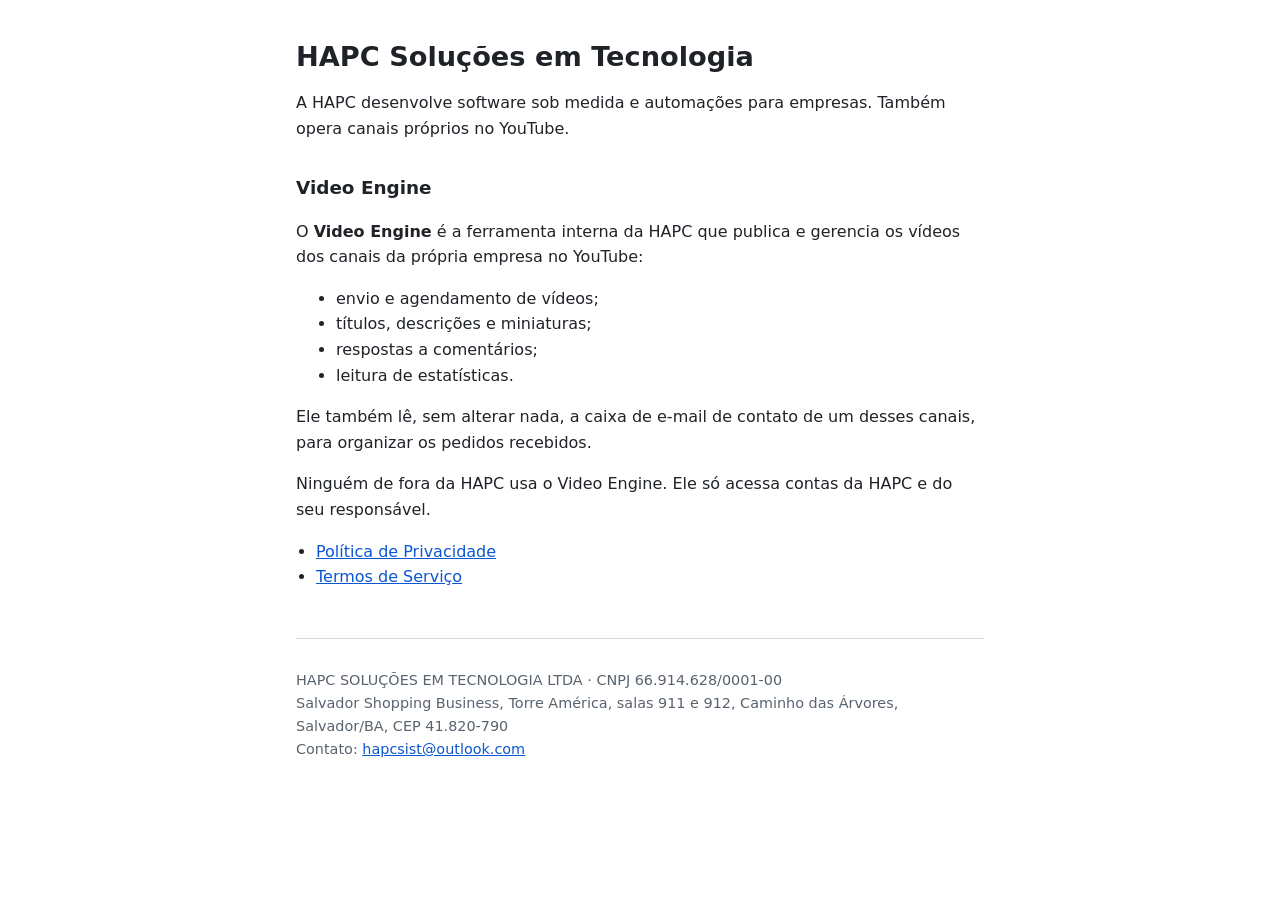
<file: index.html>
<!doctype html>
<html lang="pt-BR">
<head>
<meta charset="utf-8">
<meta name="viewport" content="width=device-width, initial-scale=1">
<title>HAPC Soluções em Tecnologia</title>
<link rel="stylesheet" href="estilo.css">
</head>
<body>
<main>
  <h1>HAPC Soluções em Tecnologia</h1>
  <p>A HAPC desenvolve software sob medida e automações para empresas. Também opera canais próprios no YouTube.</p>

  <h2>Video Engine</h2>
  <p>O <strong>Video Engine</strong> é a ferramenta interna da HAPC que publica e gerencia os vídeos dos canais da própria empresa no YouTube:</p>
  <ul>
    <li>envio e agendamento de vídeos;</li>
    <li>títulos, descrições e miniaturas;</li>
    <li>respostas a comentários;</li>
    <li>leitura de estatísticas.</li>
  </ul>
  <p>Ele também lê, sem alterar nada, a caixa de e-mail de contato de um desses canais, para organizar os pedidos recebidos.</p>
  <p>Ninguém de fora da HAPC usa o Video Engine. Ele só acessa contas da HAPC e do seu responsável.</p>

  <ul class="links">
    <li><a href="privacidade.html">Política de Privacidade</a></li>
    <li><a href="termos.html">Termos de Serviço</a></li>
  </ul>

  <footer>
    <p>HAPC SOLUÇÕES EM TECNOLOGIA LTDA · CNPJ 66.914.628/0001-00<br>
    Salvador Shopping Business, Torre América, salas 911 e 912, Caminho das Árvores, Salvador/BA, CEP 41.820-790<br>
    Contato: <a href="mailto:hapcsist@outlook.com">hapcsist@outlook.com</a></p>
  </footer>
</main>
</body>
</html>
</file>
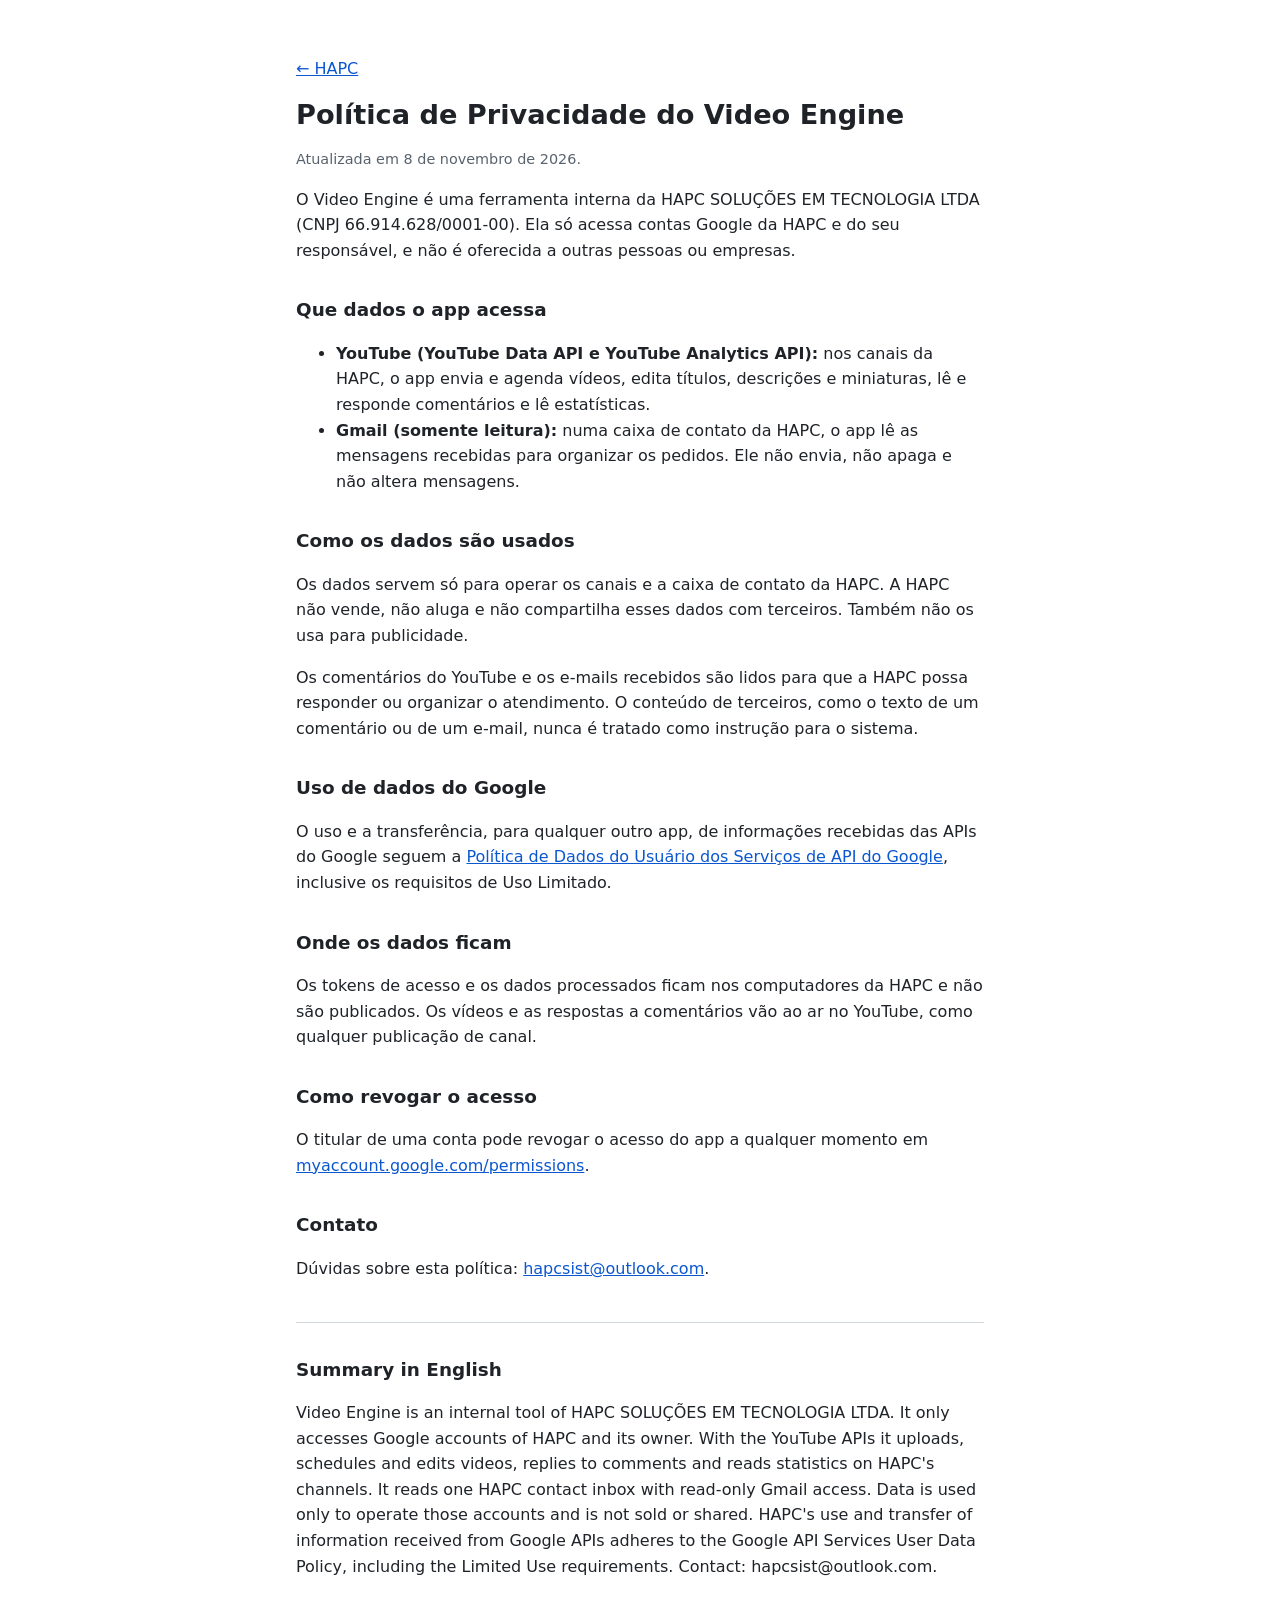
<file: privacidade.html>
<!doctype html>
<html lang="pt-BR">
<head>
<meta charset="utf-8">
<meta name="viewport" content="width=device-width, initial-scale=1">
<title>Política de Privacidade — Video Engine</title>
<link rel="stylesheet" href="estilo.css">
</head>
<body>
<main>
  <p><a href="index.html">← HAPC</a></p>
  <h1>Política de Privacidade do Video Engine</h1>
  <p class="data">Atualizada em 8 de novembro de 2026.</p>

  <p>O Video Engine é uma ferramenta interna da HAPC SOLUÇÕES EM TECNOLOGIA LTDA (CNPJ 66.914.628/0001-00). Ela só acessa contas Google da HAPC e do seu responsável, e não é oferecida a outras pessoas ou empresas.</p>

  <h2>Que dados o app acessa</h2>
  <ul>
    <li><strong>YouTube (YouTube Data API e YouTube Analytics API):</strong> nos canais da HAPC, o app envia e agenda vídeos, edita títulos, descrições e miniaturas, lê e responde comentários e lê estatísticas.</li>
    <li><strong>Gmail (somente leitura):</strong> numa caixa de contato da HAPC, o app lê as mensagens recebidas para organizar os pedidos. Ele não envia, não apaga e não altera mensagens.</li>
  </ul>

  <h2>Como os dados são usados</h2>
  <p>Os dados servem só para operar os canais e a caixa de contato da HAPC. A HAPC não vende, não aluga e não compartilha esses dados com terceiros. Também não os usa para publicidade.</p>
  <p>Os comentários do YouTube e os e-mails recebidos são lidos para que a HAPC possa responder ou organizar o atendimento. O conteúdo de terceiros, como o texto de um comentário ou de um e-mail, nunca é tratado como instrução para o sistema.</p>

  <h2>Uso de dados do Google</h2>
  <p>O uso e a transferência, para qualquer outro app, de informações recebidas das APIs do Google seguem a <a href="https://developers.google.com/terms/api-services-user-data-policy">Política de Dados do Usuário dos Serviços de API do Google</a>, inclusive os requisitos de Uso Limitado.</p>

  <h2>Onde os dados ficam</h2>
  <p>Os tokens de acesso e os dados processados ficam nos computadores da HAPC e não são publicados. Os vídeos e as respostas a comentários vão ao ar no YouTube, como qualquer publicação de canal.</p>

  <h2>Como revogar o acesso</h2>
  <p>O titular de uma conta pode revogar o acesso do app a qualquer momento em <a href="https://myaccount.google.com/permissions">myaccount.google.com/permissions</a>.</p>

  <h2>Contato</h2>
  <p>Dúvidas sobre esta política: <a href="mailto:hapcsist@outlook.com">hapcsist@outlook.com</a>.</p>

  <hr>
  <h2 lang="en">Summary in English</h2>
  <p lang="en">Video Engine is an internal tool of HAPC SOLUÇÕES EM TECNOLOGIA LTDA. It only accesses Google accounts of HAPC and its owner. With the YouTube APIs it uploads, schedules and edits videos, replies to comments and reads statistics on HAPC's channels. It reads one HAPC contact inbox with read-only Gmail access. Data is used only to operate those accounts and is not sold or shared. HAPC's use and transfer of information received from Google APIs adheres to the Google API Services User Data Policy, including the Limited Use requirements. Contact: hapcsist@outlook.com.</p>
</main>
</body>
</html>
</file>
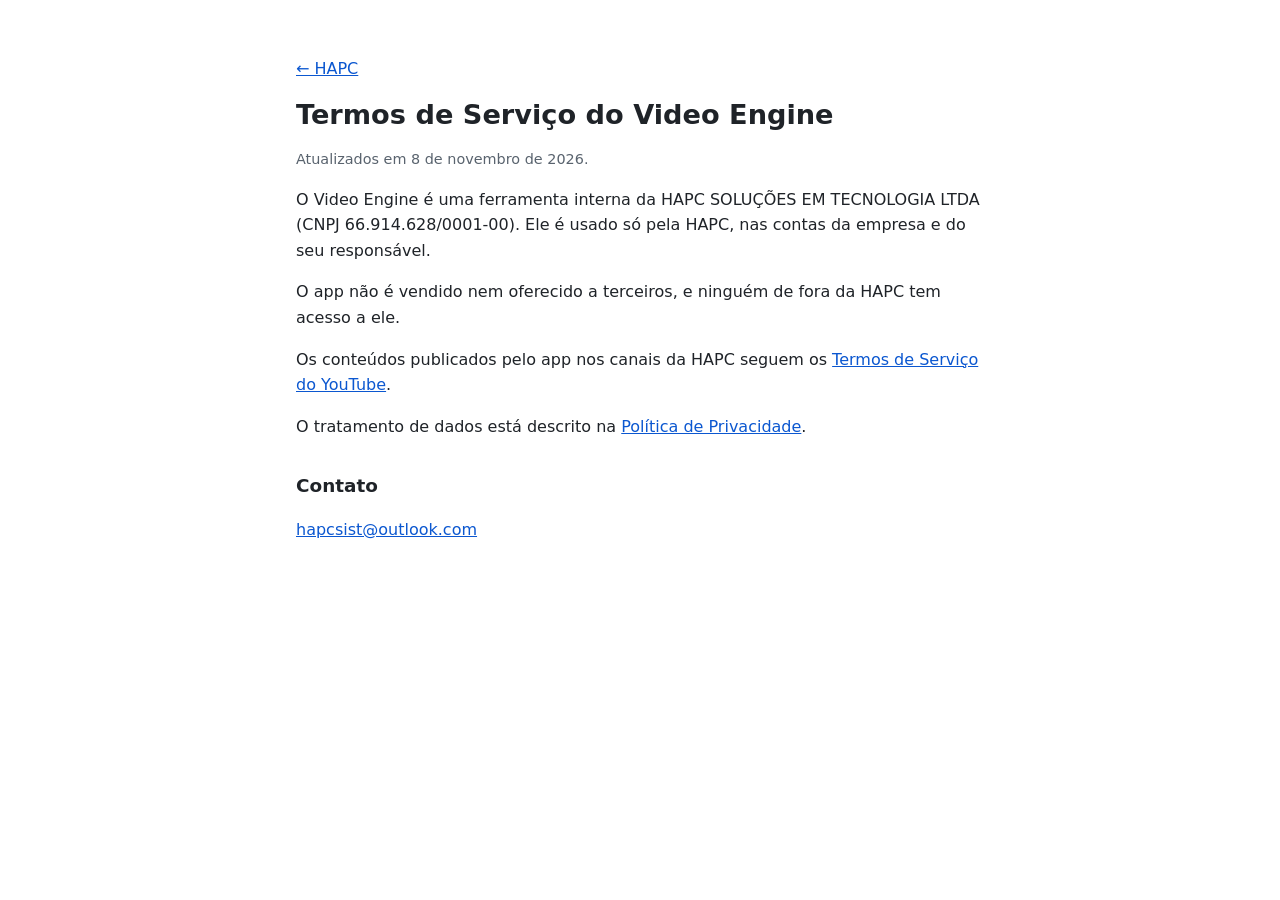
<file: termos.html>
<!doctype html>
<html lang="pt-BR">
<head>
<meta charset="utf-8">
<meta name="viewport" content="width=device-width, initial-scale=1">
<title>Termos de Serviço — Video Engine</title>
<link rel="stylesheet" href="estilo.css">
</head>
<body>
<main>
  <p><a href="index.html">← HAPC</a></p>
  <h1>Termos de Serviço do Video Engine</h1>
  <p class="data">Atualizados em 8 de novembro de 2026.</p>

  <p>O Video Engine é uma ferramenta interna da HAPC SOLUÇÕES EM TECNOLOGIA LTDA (CNPJ 66.914.628/0001-00). Ele é usado só pela HAPC, nas contas da empresa e do seu responsável.</p>
  <p>O app não é vendido nem oferecido a terceiros, e ninguém de fora da HAPC tem acesso a ele.</p>
  <p>Os conteúdos publicados pelo app nos canais da HAPC seguem os <a href="https://www.youtube.com/t/terms">Termos de Serviço do YouTube</a>.</p>
  <p>O tratamento de dados está descrito na <a href="privacidade.html">Política de Privacidade</a>.</p>

  <h2>Contato</h2>
  <p><a href="mailto:hapcsist@outlook.com">hapcsist@outlook.com</a></p>
</main>
</body>
</html>
</file>
<file: estilo.css>
:root { --fundo: #ffffff; --texto: #1f2328; --suave: #59636e; --link: #0b57d0; --linha: #d1d9e0; }
@media (prefers-color-scheme: dark) {
  :root { --fundo: #0d1117; --texto: #e6edf3; --suave: #9198a1; --link: #6ea8fe; --linha: #30363d; }
}
* { box-sizing: border-box; }
body { margin: 0; background: var(--fundo); color: var(--texto); font: 16px/1.6 system-ui, -apple-system, "Segoe UI", Roboto, sans-serif; }
main { max-width: 720px; margin: 0 auto; padding: 40px 16px 64px; }
h1 { font-size: 1.7rem; line-height: 1.25; margin: 0 0 16px; }
h2 { font-size: 1.15rem; margin: 32px 0 8px; }
a { color: var(--link); }
.data, footer { color: var(--suave); font-size: 0.9rem; }
footer { margin-top: 48px; border-top: 1px solid var(--linha); padding-top: 16px; }
hr { border: 0; border-top: 1px solid var(--linha); margin: 40px 0 0; }
.links { padding-left: 20px; }
</file>
